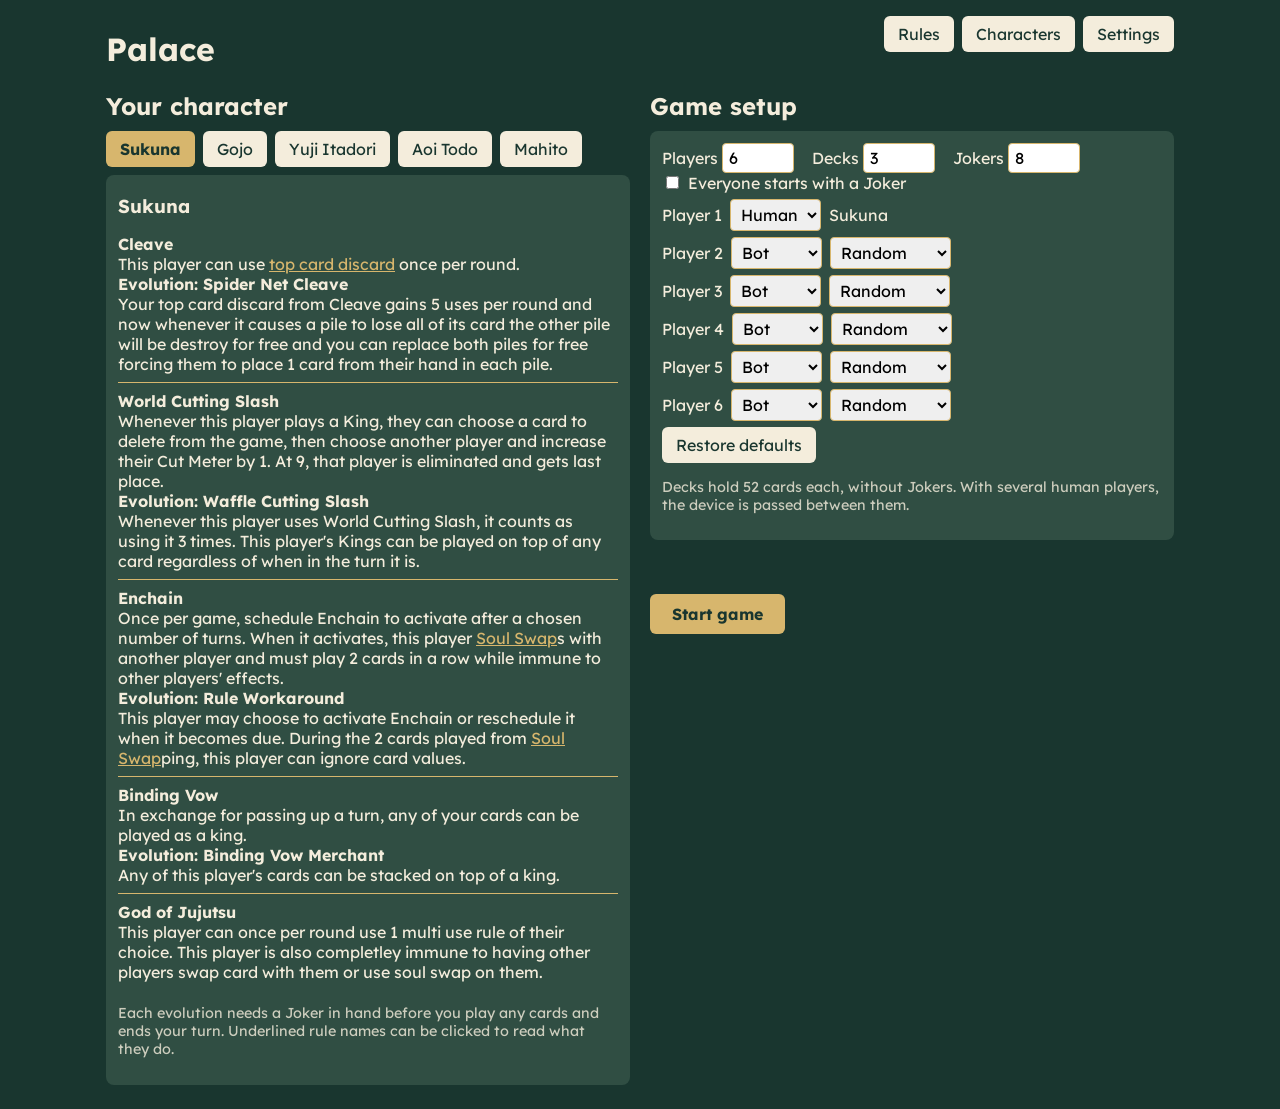
<file: index.html>
<!DOCTYPE html>
<html lang="en">
	<head>
		<meta charset="utf-8">
		<meta name="viewport" content="width=device-width, initial-scale=1">
		<title>Modded Palace Online</title>
		<link href="https://fonts.googleapis.com/css?family=Lexend" rel="stylesheet">
		<link rel="stylesheet" href="style.css">
		<script>
			window.addEventListener("error", (event) => {
				const loading = document.getElementById("loading");
				const message = document.getElementById("loading-text");
				if (!loading || loading.hidden || !message) return;
				if (event.target && event.target.tagName === "SCRIPT") {
					message.textContent = "Could not load " + event.target.src.split("/").pop() + ".";
				} else {
					message.textContent = "Could not start: " + (event.message || "JavaScript error");
				}
			}, true);
		</script>
		<script src="game-engine.js" defer></script>
		<script src="script.js" defer></script>
	</head>
	<body>
		<div id="loading">
			<h1>Palace</h1>
			<p id="loading-text">Loading the game...</p>
		</div>

		<main id="setup" hidden>
			<header>
				<h1>Palace</h1>
				<div class="toolbar">
					<a class="button-link" href="#rules">Rules</a>
					<a class="button-link" href="#characters">Characters</a>
					<button class="open-settings" type="button">Settings</button>
				</div>
			</header>
			<div class="columns">
				<section>
					<h2>Your character</h2>
					<div id="character-list" class="list"></div>
					<div id="character-details" class="panel"></div>
				</section>
				<section>
					<h2>Game setup</h2>
					<div class="panel">
						<label>Players <input id="player-count" type="number" min="2" value="6"></label>
						<label>Decks <input id="deck-count" type="number" min="1" value="3"></label>
						<label>Jokers <input id="joker-count" type="number" min="0" value="8"></label>
						<label class="checkbox-setting"><input id="start-with-joker" type="checkbox"> Everyone starts with a Joker</label>
						<div id="player-rows"></div>
						<button id="restore-defaults" type="button">Restore defaults</button>
						<p class="hint">Decks hold 52 cards each, without Jokers. With several human players, the device is passed between them.</p>
					</div>
					<p id="setup-error" class="error"></p>
					<button id="start" type="button" class="primary">Start game</button>
				</section>
			</div>
		</main>

		<main id="game" hidden>
			<header>
				<div id="status"></div>
				<div class="toolbar">
					<a class="button-link" href="#action-log">Action log</a>
					<a class="button-link" href="#characters">Character sheets</a>
					<a class="button-link" href="#rules">Rules</a>
					<button class="open-settings" type="button">Settings</button>
					<button id="new-game" type="button">New game</button>
				</div>
			</header>
			<div id="table-layout" class="table-layout">
				<section id="top-piles" class="top-piles" aria-label="Destroyed and deleted piles"></section>
				<aside id="left-players" class="opponent-rail" aria-label="Opponents on the left"></aside>
				<section id="center-table" aria-label="Table">
					<div class="center-piles">
						<div id="draw-pile-left"></div>
						<div id="discard-piles"></div>
						<div id="draw-pile-right"></div>
					</div>
				</section>
				<aside id="right-players" class="opponent-rail" aria-label="Opponents on the right"></aside>
				<section id="hand-area" aria-label="Your cards">
					<h2 id="hand-title"></h2>
					<div class="hand-content">
						<div id="cards" class="cards"></div>
						<div class="hand-controls">
							<div id="draw-choice"></div>
							<div id="actions" class="actions"></div>
						</div>
					</div>
				</section>
			</div>
		</main>

		<main id="rules" hidden>
			<header>
				<h1>Palace rules</h1>
				<div class="toolbar">
					<a class="button-link" href="#characters">Characters</a>
					<a class="button-link" href="#action-log">Action log</a>
					<a class="button-link primary" data-return href="#setup">Back to game</a>
				</div>
			</header>
			<div id="rules-content"></div>
		</main>

		<main id="characters" hidden>
			<header>
				<h1>Character sheets</h1>
				<div class="toolbar">
					<button id="toggle-character-sheets" type="button">Show every character</button>
					<a class="button-link" href="#rules">Rules</a>
					<a class="button-link" href="#action-log">Action log</a>
					<a class="button-link primary" data-return href="#setup">Back to game</a>
				</div>
			</header>
			<div id="characters-content"></div>
		</main>

		<main id="action-log" hidden>
			<header>
				<h1>Action log</h1>
				<div class="toolbar">
					<a class="button-link" href="#rules">Rules</a>
					<a class="button-link" href="#characters">Characters</a>
					<a class="button-link primary" data-return href="#setup">Back to game</a>
				</div>
			</header>
			<pre id="action-log-content" class="action-log"></pre>
		</main>

		<div id="modal" class="overlay" hidden>
			<div class="dialog">
				<h3 id="modal-title"></h3>
				<div id="modal-body"></div>
				<div id="modal-buttons"></div>
			</div>
		</div>
	</body>
</html>
</file>
<file: style.css>
:root {
	--felt: #19362f;
	--felt-light: #304e43;
	--cream: #f4eddc;
	--gold: #d7b66d;
	--red: #a3342c;
}

* {
	box-sizing: border-box;
}

body {
	margin: 0;
	background: var(--felt);
	color: var(--cream);
	font-family: 'Lexend', sans-serif !important;
	min-height: 100vh;
}

h1, h2, h3 {
	margin: 0.4em 0;
}

main {
	max-width: 1100px;
	margin: 0 auto;
	padding: 16px;
}

#game {
	max-width: 1480px;
}

[hidden] {
	display: none !important;
}

#loading {
	text-align: center;
	padding: 20vh 16px;
}

button {
	font: inherit;
	background: var(--cream);
	color: var(--felt);
	border: 0;
	border-radius: 6px;
	padding: 8px 14px;
	cursor: pointer;
}

.button-link {
	display: inline-block;
	font: inherit;
	text-decoration: none;
	background: var(--cream);
	color: var(--felt);
	border: 0;
	border-radius: 6px;
	padding: 8px 14px;
	cursor: pointer;
}

button:hover:enabled,
.button-link:hover {
	background: var(--gold);
}

.button-link:focus-visible {
	outline: 2px solid var(--gold);
	outline-offset: 2px;
}

button:disabled {
	opacity: 0.45;
	cursor: default;
}

button.primary {
	background: var(--gold);
	font-weight: bold;
	padding: 10px 22px;
}

.button-link.primary {
	background: var(--gold);
	font-weight: bold;
	padding: 10px 22px;
}

.action-log {
	white-space: pre-wrap;
	overflow-wrap: anywhere;
	background: var(--felt-light);
	border-radius: 6px;
	padding: 12px;
	max-height: calc(100vh - 130px);
	overflow: auto;
}

input, select {
	font: inherit;
	padding: 4px 6px;
	border-radius: 4px;
	border: 1px solid var(--gold);
}

input[type=number] {
	width: 4.5em;
}

.columns {
	display: grid;
	grid-template-columns: 1fr 1fr;
	gap: 20px;
}

@media (max-width: 800px) {
	.columns {
		grid-template-columns: 1fr;
	}
}

.panel {
	background: var(--felt-light);
	border-radius: 8px;
	padding: 12px;
	margin: 8px 0;
}

.panel label {
	margin-right: 14px;
}

.checkbox-setting {
	display: inline-flex;
	align-items: center;
	gap: 6px;
}

.list {
	display: flex;
	flex-wrap: wrap;
	gap: 8px;
}

.list button.selected {
	background: var(--gold);
	font-weight: bold;
}

.hint {
	opacity: 0.8;
	font-size: 0.9em;
}

.error {
	color: #ff9c92;
	min-height: 1.4em;
}

.rule {
	text-decoration: underline;
	cursor: pointer;
	color: var(--gold);
}

.track {
	border-bottom: 1px solid var(--gold);
	padding: 8px 0;
}

.track:last-child {
	border-bottom: 0;
}

.row-player {
	display: flex;
	gap: 8px;
	align-items: center;
	margin: 6px 0;
	flex-wrap: wrap;
}

header {
	display: flex;
	justify-content: space-between;
	gap: 12px;
	flex-wrap: wrap;
	align-items: flex-start;
}

#status {
	white-space: pre-line;
	line-height: 1.4;
}

.toolbar {
	display: flex;
	gap: 8px;
}

.table-layout {
	display: grid;
	grid-template-columns: minmax(150px, 0.8fr) minmax(400px, 2.4fr) minmax(150px, 0.8fr);
	grid-template-areas:
		"top top top"
		"left center right"
		"hand hand hand";
	align-items: stretch;
	gap: 12px;
	margin-top: 14px;
}

.top-piles {
	grid-area: top;
	display: flex;
	justify-content: center;
	gap: 10px;
}

#left-players {
	grid-area: left;
}

#right-players {
	grid-area: right;
}

.opponent-rail {
	display: grid;
	align-content: center;
	gap: 8px;
}

#center-table {
	grid-area: center;
	min-width: 0;
	min-height: 270px;
	display: grid;
	align-items: center;
	padding: 16px;
	border: 4px solid #8a7048;
	border-radius: 20px;
	background: #214239;
	box-shadow: inset 0 0 0 2px rgba(244, 237, 220, 0.08);
}

.center-piles {
	display: grid;
	grid-template-columns: minmax(54px, 0.7fr) minmax(0, 2fr) minmax(54px, 0.7fr);
	align-items: center;
	gap: 10px;
}

#draw-pile-left,
#draw-pile-right {
	display: flex;
	justify-content: center;
}

#discard-piles {
	display: grid;
	grid-template-columns: repeat(2, minmax(0, 132px));
	justify-content: center;
	gap: 8px;
}

.pile-stack {
	min-width: 0;
	min-height: 150px;
	display: flex;
	flex-direction: column;
	align-items: center;
	justify-content: space-between;
	gap: 6px;
	padding: 8px;
	border: 1px solid rgba(244, 237, 220, 0.2);
	border-radius: 6px;
	background: var(--felt-light);
}

.pile-label {
	min-height: 2.2em;
	display: grid;
	place-items: center;
	text-align: center;
	font-size: 0.82rem;
	font-weight: normal;
}

.pile-count {
	display: block;
	text-align: center;
	font-size: 0.74rem;
	opacity: 0.78;
}

.collection-pile {
	width: 100%;
	color: var(--cream);
}

.discard-pile.selected {
	border-color: var(--gold);
	background: #3c594a;
}

.discard-pile {
	width: 132px;
	padding-left: 4px;
	padding-right: 4px;
}

.discard-select {
	width: auto;
	padding: 0;
	background: transparent;
	line-height: 0;
}

.discard-select:hover:enabled {
	background: transparent;
	transform: translateY(-2px);
}

.discard-select:disabled {
	opacity: 1;
}

.pile-view {
	margin-top: auto;
	padding: 5px 10px;
	font-size: 0.75rem;
}

#left-players,
#right-players {
	min-width: 0;
}

.player {
	background: var(--felt-light);
	border-radius: 6px;
	padding: 9px;
}

.opponent-rail .player {
	padding: 7px;
}

.player.current {
	outline: 2px solid var(--gold);
}

.player-name {
	margin-right: 6px;
}

.player-character,
.current-turn {
	display: inline-block;
	margin-right: 5px;
	font-size: 0.8rem;
	opacity: 0.78;
}

.current-turn {
	color: var(--gold);
	font-weight: bold;
	opacity: 1;
}

.player-zones {
	display: grid;
	grid-template-columns: minmax(0, 1fr);
	gap: 4px;
	margin-top: 6px;
}

.player-zone {
	min-width: 0;
	text-align: center;
}

.zone-label {
	display: block;
	margin-bottom: 3px;
	font-size: 0.75rem;
	opacity: 0.8;
}

.mini-cards {
	display: flex;
	flex-wrap: wrap;
	align-items: center;
	justify-content: center;
	gap: 3px;
}

.empty-zone {
	min-height: 22px;
	font-size: 0.75rem;
	opacity: 0.62;
}

.player-tags {
	margin-top: 7px;
}

.tag {
	display: inline-block;
	background: rgba(0,0,0,0.3);
	border-radius: 10px;
	padding: 0 8px;
	margin: 2px 4px 0 0;
	font-size: 0.85em;
}

.cards {
	display: flex;
	flex-wrap: wrap;
	justify-content: center;
	align-content: center;
	gap: 8px;
	margin: 8px 0;
}

.own-card-zones {
	width: 100%;
	display: grid;
	gap: 4px;
}

.own-card-zones .player-zone {
	min-height: 74px;
	display: grid;
	grid-template-columns: minmax(88px, 120px) minmax(0, 1fr);
	align-items: center;
	padding: 6px 4px;
	border-bottom: 1px solid rgba(244, 237, 220, 0.2);
}

.own-card-zones .player-zone:last-child {
	border-bottom: 0;
}

.own-card-zones .zone-label {
	margin: 0;
	font-size: 0.85rem;
}

.own-card-zones .mini-cards {
	min-height: 62px;
}

#hand-area {
	grid-area: hand;
	min-width: 0;
	margin-top: 2px;
	padding: 12px 14px;
	border: 1px solid rgba(244, 237, 220, 0.22);
	border-radius: 8px;
	background: rgba(16, 42, 35, 0.5);
}

.card {
	display: flex;
	flex-direction: column;
	align-items: center;
	justify-content: space-between;
	min-width: 76px;
	min-height: 100px;
	background: #fff;
	color: #111;
	border: 2px solid #999;
	border-radius: 8px;
	padding: 6px;
	font-size: 1.05em;
	line-height: 1.2;
}

.card.inline {
	display: inline-flex;
	vertical-align: middle;
	flex: 0 0 auto;
}

.card-rank {
	align-self: flex-start;
	font-weight: bold;
}

.card-suit {
	font-size: 2em;
}

.card.compact {
	width: 64px;
	min-width: 64px;
	height: 88px;
	min-height: 88px;
	padding: 4px;
	border-radius: 5px;
	font-size: 1rem;
}

.card.compact .card-suit {
	font-size: 1.5em;
}

.card.red {
	color: var(--red);
}

.card.joker {
	color: #6b3fa0;
}

.card.hidden {
	background-color: #243f69;
	background-image: repeating-linear-gradient(45deg, #243f69 0 5px, #315681 5px 7px);
	color: #fff;
}

.card-back-mark {
	flex: 1;
	min-height: 0;
	display: grid;
	place-items: center;
	width: 100%;
	height: auto;
	border: 1px solid rgba(255, 255, 255, 0.6);
	border-radius: 3px;
	font-size: 1.3em;
}

.card.selected {
	border-color: var(--gold);
	box-shadow: 0 0 0 3px var(--gold);
	transform: translateY(-6px);
}

.card small {
	display: block;
	font-size: 0.75em;
	opacity: 0.8;
}

.actions {
	display: flex;
	flex-wrap: wrap;
	gap: 8px;
	align-items: center;
	margin-top: 8px;
}

.hand-content {
	display: grid;
	grid-template-columns: minmax(0, 1fr) minmax(220px, 0.42fr);
	align-items: center;
	gap: 18px;
}

.hand-controls {
	display: grid;
	align-content: center;
	justify-items: center;
	gap: 10px;
	min-width: 0;
}

#actions.actions {
	display: grid;
	grid-template-columns: minmax(0, 1fr);
	justify-items: stretch;
	width: 100%;
	max-width: 300px;
	margin: 0 auto;
}

#actions > button,
#actions > .info {
	width: 100%;
	text-align: center;
}

#actions > .info {
	display: block;
	padding: 6px 8px;
	border-radius: 4px;
	background: rgba(0, 0, 0, 0.18);
}

.locked-ability {
	opacity: 0.5;
}

.actions .info {
	opacity: 0.85;
	font-style: italic;
}

#draw-choice:not(:empty) {
	display: flex;
	flex-wrap: wrap;
	align-items: center;
	gap: 10px 16px;
	background: var(--felt-light);
	padding: 10px;
	border-radius: 8px;
	margin-bottom: 8px;
}

.draw-prompt {
	flex-basis: 100%;
	margin: 0;
}

.draw-choice-group {
	display: flex;
	align-items: center;
	flex-wrap: wrap;
	gap: 6px;
}

.draw-choice-group > strong {
	font-size: 0.8rem;
}

.card-gallery {
	display: flex;
	flex-wrap: wrap;
	gap: 6px;
	max-height: 55vh;
	overflow-y: auto;
}

.empty-pile {
	margin: 0;
	opacity: 0.7;
}

.empty-card {
	flex: 0 0 auto;
	width: 64px;
	height: 88px;
	border: 2px dashed rgba(244, 237, 220, 0.55);
	border-radius: 5px;
}

.overlay {
	position: fixed;
	inset: 0;
	background: rgba(0, 0, 0, 0.7);
	display: flex;
	align-items: center;
	justify-content: center;
	z-index: 10;
	padding: 12px;
}

.dialog {
	background: var(--cream);
	color: var(--felt);
	border-radius: 10px;
	padding: 18px;
	max-width: 620px;
	width: 100%;
	max-height: 85vh;
	overflow-y: auto;
}

.character-sheets {
	max-height: 65vh;
	overflow-y: auto;
}

.character-sheet + .character-sheet {
	border-top: 2px solid rgba(25, 54, 47, 0.25);
	padding-top: 8px;
}

.ask-option {
	display: inline-flex;
	align-items: center;
	gap: 8px;
	text-align: left;
}

.ask-option .card {
	flex: 0 0 auto;
}

.dialog button {
	margin: 4px 6px 0 0;
	background: var(--felt);
	color: var(--cream);
}

.dialog button:hover:enabled {
	background: var(--felt-light);
}

.dialog .rule {
	color: #7a5a10;
}

.dialog pre {
	white-space: pre-wrap;
	font: inherit;
	max-height: 55vh;
	overflow-y: auto;
	margin: 0;
}

.handoff {
	text-align: center;
}

.plain {
	white-space: pre-wrap;
	font: inherit;
	margin: 0;
}

#rules-content p {
	line-height: 1.5;
}

.admin-editor {
	display: grid;
	grid-template-columns: 1.4fr 1fr;
	gap: 12px;
}

.admin-list {
	width: 100%;
	font-size: 0.9em;
}

@media (max-width: 700px) {
	.admin-editor {
		grid-template-columns: 1fr;
	}
}

.dialog input[type=password] {
	margin: 0 6px 6px 0;
}

.standings td {
	padding: 4px 10px;
}

@media (max-width: 1050px) {
	.table-layout {
		grid-template-columns: repeat(2, minmax(0, 1fr));
		grid-template-areas:
			"top top"
			"center center"
			"left right"
			"hand hand";
	}

	#center-table {
		min-height: 230px;
	}
}

@media (max-width: 620px) {
	#game {
		padding: 10px;
	}

	.table-layout {
		gap: 8px;
	}

	#center-table {
		min-height: 190px;
		padding: 8px;
		border-width: 3px;
		border-radius: 14px;
	}

	.center-piles {
		grid-template-columns: 42px minmax(0, 1fr) 42px;
		gap: 5px;
	}

	#discard-piles {
		grid-template-columns: repeat(2, minmax(0, 1fr));
		gap: 5px;
	}

	.discard-pile {
		width: auto;
	}

	.pile-stack {
		min-height: 118px;
		gap: 4px;
		padding: 5px;
	}

	.discard-pile {
		padding-left: 2px;
		padding-right: 2px;
	}

	.pile-label {
		font-size: 0.68rem;
	}

	.card.compact {
		width: 48px;
		min-width: 48px;
		height: 68px;
		min-height: 68px;
	}

	.empty-card {
		width: 48px;
		height: 68px;
	}

	#draw-pile-left .card.compact,
	#draw-pile-right .card.compact {
		width: 38px;
		min-width: 38px;
		height: 54px;
		min-height: 54px;
	}

	.pile-view {
		padding: 4px 7px;
		font-size: 0.68rem;
	}

	#left-players,
	#right-players {
		gap: 6px;
	}

	.opponent-rail .player {
		padding: 6px;
		font-size: 0.85rem;
	}

	.opponent-rail .mini-cards .card.compact {
		width: 48px;
		min-width: 48px;
		height: 68px;
		min-height: 68px;
	}

	.opponent-rail .mini-cards .card-suit {
		font-size: 1.1em;
	}

	.zone-label {
		font-size: 0.68rem;
	}

	#hand-area {
		padding: 10px;
	}

	.hand-content {
		grid-template-columns: minmax(0, 1fr);
		gap: 12px;
	}

	.hand-controls {
		width: 100%;
	}

	#actions.actions {
		max-width: 360px;
	}
}
</file>
